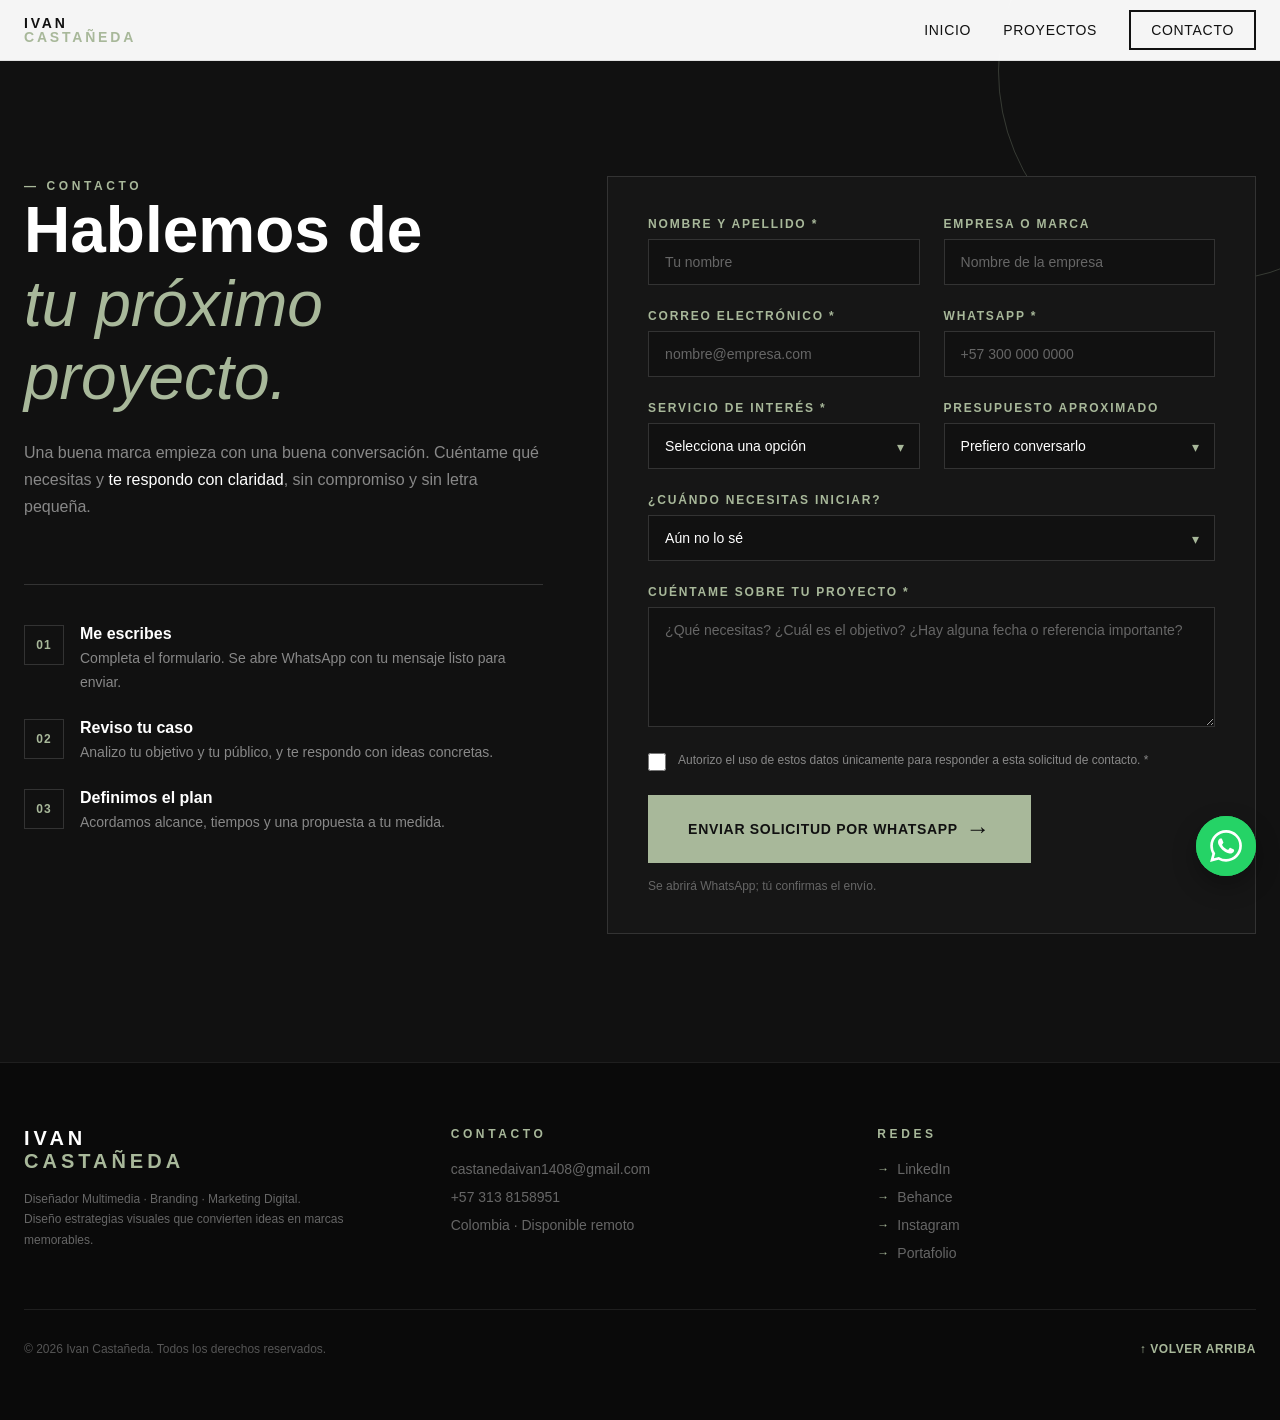
<file: contacto.html>
<!DOCTYPE html>
<html lang="es">
<head>
    <meta charset="UTF-8">
    <meta name="viewport" content="width=device-width, initial-scale=1.0">
    <meta name="description" content="Cuéntame tu proyecto: formulario de contacto de Iván Castañeda, producción multimedia y branding.">
    <title>Contacto | Iván Castañeda</title>
    <link rel="stylesheet" href="portafolio.css">
    <!-- Marca la página como "con JavaScript": el CSS solo oculta lo que va a animar si esta clase existe -->
    <script>document.documentElement.classList.add("js");</script>
    <!-- El mismo JS sirve para las 3 páginas; defer = se ejecuta cuando el HTML ya cargó -->
    <script src="portafolio.js" defer></script>
</head>
<body>
<!-- ENCABEZADO FIJO: idéntico en las 3 páginas. Solo cambia aria-current="page", que marca dónde estás -->
<header class="encabezado" id="encabezado">
  <div class="encabezado-contenedor">
    <a href="portafolio.html" class="logo">
      <span class="logo-nombre">IVAN</span>
      <span class="logo-apellido">CASTAÑEDA</span>
    </a>

    <nav aria-label="Navegación principal">
      <ul class="links-barranavegacion" id="menuNavegacion">
        <li><a href="portafolio.html">Inicio</a></li>
        <li><a href="proyectos.html">Proyectos</a></li>
        <li><a href="contacto.html" class="cta" aria-current="page">Contacto</a></li>
      </ul>
    </nav>

    <button class="menu-hamburguesa" id="botonMenu" type="button" aria-label="Abrir menú" aria-expanded="false" aria-controls="menuNavegacion">
      <span></span>
      <span></span>
      <span></span>
    </button>
  </div>
</header>

<!-- CONTACTO: reutiliza .contacto (fondo oscuro + círculo decorativo) y agrega .contacto-pagina para el espaciado.
     El contenedor es un GRID con áreas "intro", "formulario" e "informacion". -->
<section class="contacto contacto-pagina" id="contacto">
  <div class="contacto-pagina-contenedor">

    <!-- Área "intro": título y mensaje -->
    <div class="contacto-pagina-intro revelar">
      <span class="etiqueta-seccion">— Contacto</span>
      <h1 class="contacto-pagina-titulo">
        Hablemos de<br>
        <span class="contacto-pagina-titulo-acento">tu próximo proyecto.</span>
      </h1>
      <p class="contacto-pagina-texto">
        Una buena marca empieza con una buena conversación. Cuéntame qué necesitas y <strong>te respondo con claridad</strong>, sin compromiso y sin letra pequeña.
      </p>
    </div>

    <!-- FORMULARIO DE CONTACTO (se movió aquí desde el inicio): al enviarlo, portafolio.js abre WhatsApp con los datos ya escritos.
         Los campos se acomodan con CSS Grid usando grid-template-areas (ver .formulario-contacto en el CSS). -->
    <form class="formulario-contacto revelar" id="formularioContacto">

      <div class="campo campo-nombre">
        <label class="campo-etiqueta" for="nombre">Nombre y apellido *</label>
        <input class="campo-control" id="nombre" name="nombre" required placeholder="Tu nombre" autocomplete="name">
      </div>

      <div class="campo campo-empresa">
        <label class="campo-etiqueta" for="empresa">Empresa o marca</label>
        <input class="campo-control" id="empresa" name="empresa" placeholder="Nombre de la empresa" autocomplete="organization">
      </div>

      <div class="campo campo-correo">
        <label class="campo-etiqueta" for="correo">Correo electrónico *</label>
        <input class="campo-control" id="correo" name="correo" type="email" required placeholder="nombre@empresa.com" autocomplete="email">
      </div>

      <div class="campo campo-telefono">
        <label class="campo-etiqueta" for="telefono">WhatsApp *</label>
        <input class="campo-control" id="telefono" name="telefono" type="tel" required placeholder="+57 300 000 0000" autocomplete="tel">
      </div>

      <div class="campo campo-servicio campo-con-flecha">
        <label class="campo-etiqueta" for="servicio">Servicio de interés *</label>
        <select class="campo-control" id="servicio" name="servicio" required>
          <option value="">Selecciona una opción</option>
          <option>Branding y diseño gráfico</option>
          <option>Diseño web y UX/UI</option>
          <option>Producción audiovisual</option>
          <option>Fotografía comercial</option>
          <option>Contenido para redes</option>
          <option>Campañas digitales</option>
          <option>Solución integral / No estoy seguro</option>
        </select>
      </div>

      <div class="campo campo-presupuesto campo-con-flecha">
        <label class="campo-etiqueta" for="presupuesto">Presupuesto aproximado</label>
        <select class="campo-control" id="presupuesto" name="presupuesto">
          <option value="">Prefiero conversarlo</option>
          <option>Menos de $500.000 COP</option>
          <option>$500.000 – $1.000.000 COP</option>
          <option>$1.000.000 – $2.500.000 COP</option>
          <option>$2.500.000 – $5.000.000 COP</option>
          <option>Más de $5.000.000 COP</option>
        </select>
      </div>

      <div class="campo campo-inicio campo-con-flecha">
        <label class="campo-etiqueta" for="fecha">¿Cuándo necesitas iniciar?</label>
        <select class="campo-control" id="fecha" name="fecha">
          <option value="">Aún no lo sé</option>
          <option>Lo antes posible</option>
          <option>En las próximas 2 semanas</option>
          <option>En el próximo mes</option>
          <option>En 1 a 3 meses</option>
          <option>Solo estoy cotizando</option>
        </select>
      </div>

      <div class="campo campo-necesidad">
        <label class="campo-etiqueta" for="necesidad">Cuéntame sobre tu proyecto *</label>
        <textarea class="campo-control" id="necesidad" name="necesidad" rows="4" required placeholder="¿Qué necesitas? ¿Cuál es el objetivo? ¿Hay alguna fecha o referencia importante?"></textarea>
      </div>

      <div class="campo-autorizacion">
        <input type="checkbox" id="autorizacion" name="autorizacion" required>
        <label for="autorizacion">Autorizo el uso de estos datos únicamente para responder a esta solicitud de contacto. *</label>
      </div>

      <div class="formulario-acciones">
        <button class="boton-solido formulario-enviar" type="submit">Enviar solicitud por WhatsApp <span>→</span></button>
        <span class="formulario-nota">Se abrirá WhatsApp; tú confirmas el envío.</span>
      </div>

    </form>

    <!-- Área "informacion": qué pasa después + datos directos -->
    <div class="contacto-pagina-info revelar">
      <ol class="contacto-pasos">
        <li class="contacto-paso">
          <div class="contacto-paso-numero">01</div>
          <div>
            <h2 class="contacto-paso-titulo">Me escribes</h2>
            <p class="contacto-paso-texto">Completa el formulario. Se abre WhatsApp con tu mensaje listo para enviar.</p>
          </div>
        </li>
        <li class="contacto-paso">
          <div class="contacto-paso-numero">02</div>
          <div>
            <h2 class="contacto-paso-titulo">Reviso tu caso</h2>
            <p class="contacto-paso-texto">Analizo tu objetivo y tu público, y te respondo con ideas concretas.</p>
          </div>
        </li>
        <li class="contacto-paso">
          <div class="contacto-paso-numero">03</div>
          <div>
            <h2 class="contacto-paso-titulo">Definimos el plan</h2>
            <p class="contacto-paso-texto">Acordamos alcance, tiempos y una propuesta a tu medida.</p>
          </div>
        </li>
      </ol>

      <!-- <ul class="contacto-datos">
        <li>
          <p class="contacto-dato-etiqueta">Correo</p>
          <a class="contacto-dato-valor" href="mailto:castanedaivan1408@gmail.com">castanedaivan1408@gmail.com</a>
        </li>
        <li>
          <p class="contacto-dato-etiqueta">WhatsApp</p>
          <a class="contacto-dato-valor" href="https://wa.me/573232037503" target="_blank" rel="noopener">+57 323 203 7503</a>
        </li>
        <li>
          <p class="contacto-dato-etiqueta">Ubicación</p>
          <p class="contacto-dato-valor">Colombia · Disponible remoto</p>
        </li>
      </ul> -->
    </div>

  </div>
</section>

<footer class="footer">
  <div class="footer-container">

    <div class="footer-columnas">

      <div class="footer-columna">
        <div class="footer-logo">
          <div class="footer-logo-top">IVAN</div>
          <div class="footer-logo-bottom">CASTAÑEDA</div>
        </div>
        <p class="footer-descripcion">
          Diseñador Multimedia · Branding · Marketing Digital.<br>
          Diseño estrategias visuales que convierten ideas en marcas memorables.
        </p>
      </div>

      <div class="footer-columna">
        <h4 class="footer-heading">Contacto</h4>
        <ul class="footer-lista">
          <li class="footer-item">castanedaivan1408@gmail.com</li>
          <li class="footer-item">+57 313 8158951</li>
          <li class="footer-item">Colombia · Disponible remoto</li>
        </ul>
      </div>

      <div class="footer-columna">
        <h4 class="footer-heading">Redes</h4>
        <ul class="footer-lista">
          <li class="footer-item footer-item-link"><span class="footer-flecha">→</span> LinkedIn</li>
          <li class="footer-item footer-item-link"><span class="footer-flecha">→</span> Behance</li>
          <li class="footer-item footer-item-link"><span class="footer-flecha">→</span> Instagram</li>
          <li class="footer-item footer-item-link"><span class="footer-flecha">→</span> Portafolio</li>
        </ul>
      </div>

    </div>

    <div class="footer-bottom">
      <span class="footer-copy">© 2026 Ivan Castañeda. Todos los derechos reservados.</span>
      <button class="footer-volver-arriba" id="botonVolverArriba" type="button">↑ Volver arriba</button>
    </div>

  </div>
</footer>

<!-- BOTÓN FLOTANTE DE WHATSAPP: position: fixed en la esquina inferior derecha -->
<a class="whatsapp-flotante" href="https://wa.me/57 313 8158951?text=Hola%20Iv%C3%A1n%2C%20quisiera%20consultar%20sobre%20tus%20servicios%20multimedia." target="_blank" rel="noopener" aria-label="Escribir a Iván por WhatsApp">
  <span class="whatsapp-etiqueta">Escríbeme por WhatsApp</span>
  <!-- Ícono de WhatsApp en SVG: no necesita imágenes externas y toma el color del texto (currentColor) -->
  <svg viewBox="0 0 24 24" aria-hidden="true" focusable="false"><path d="M17.472 14.382c-.297-.149-1.758-.867-2.03-.967-.273-.099-.471-.148-.67.15-.197.297-.767.966-.94 1.164-.173.199-.347.223-.644.075-.297-.15-1.255-.463-2.39-1.475-.883-.788-1.48-1.761-1.653-2.059-.173-.297-.018-.458.13-.606.134-.133.298-.347.446-.52.149-.174.198-.298.298-.497.099-.198.05-.371-.025-.52-.075-.149-.669-1.612-.916-2.207-.242-.579-.487-.5-.669-.51-.173-.008-.371-.01-.57-.01-.198 0-.52.074-.792.372-.272.297-1.04 1.016-1.04 2.479 0 1.462 1.065 2.875 1.213 3.074.149.198 2.096 3.2 5.077 4.487.709.306 1.262.489 1.694.625.712.227 1.36.195 1.871.118.571-.085 1.758-.719 2.006-1.413.248-.694.248-1.289.173-1.413-.074-.124-.272-.198-.57-.347m-5.421 7.403h-.004a9.87 9.87 0 01-5.031-1.378l-.361-.214-3.741.982.998-3.648-.235-.374a9.86 9.86 0 01-1.51-5.26c.001-5.45 4.436-9.884 9.888-9.884 2.64 0 5.122 1.03 6.988 2.898a9.825 9.825 0 012.893 6.994c-.003 5.45-4.437 9.884-9.885 9.884m8.413-18.297A11.815 11.815 0 0012.05 0C5.495 0 .16 5.335.157 11.892c0 2.096.547 4.142 1.588 5.945L.057 24l6.305-1.654a11.882 11.882 0 005.683 1.448h.005c6.554 0 11.89-5.335 11.893-11.893a11.821 11.821 0 00-3.48-8.413Z"/></svg>
</a>

<!-- AVISO: confirma que se abrió WhatsApp (role="status" hace que los lectores de pantalla lo anuncien) -->
<div class="aviso-flotante" id="avisoFlotante" role="status" aria-live="polite"></div>

</body>
</html>
</file>
<file: portafolio.css>
* {
  margin: 0;
  padding: 0;
  box-sizing: border-box;
}

body {
  font-family: sans-serif;
}

/* =====================================================================
   ENCABEZADO FIJO (reemplaza al antiguo .header)
   ===================================================================== */

html {
  scroll-behavior: smooth;   /* al pulsar un enlace interno (#servicios) la página se desliza suave en vez de saltar */
  scroll-padding-top: 80px;  /* deja 80px libres arriba al llegar a una sección, para que el encabezado fijo no la tape */
}

.encabezado {
  position: fixed;                        /* lo saca del flujo normal y lo pega a la ventana: NO se mueve al hacer scroll (header estático) */
  top: 0;                                 /* pegado al borde superior de la ventana */
  left: 0;                                /* pegado al borde izquierdo */
  width: 100%;                            /* ocupa todo el ancho (al ser fixed ya no se estira solo) */
  z-index: 1000;                          /* capa alta: siempre por encima del contenido de las secciones */
  background-color: rgba(255, 255, 255, 0.96); /* blanco casi opaco para que el texto que pasa por debajo no estorbe */
  backdrop-filter: blur(8px);             /* desenfoca lo que queda detrás del encabezado (efecto vidrio) */
  border-bottom: 1px solid #E0E0E0;       /* línea fina gris que lo separa del contenido */
  transition: box-shadow 0.3s ease;       /* la sombra aparece de forma suave, no de golpe */
}

.encabezado.con-sombra {
  box-shadow: 0 6px 24px rgba(0, 0, 0, 0.08); /* sombra suave; JS agrega esta clase cuando bajas más de 10px */
}

.encabezado-contenedor {
  position: relative;        /* será el "punto de referencia" del menú desplegable, que usa position: absolute */
  max-width: 1280px;         /* mismo ancho máximo que el resto del sitio */
  margin: 0 auto;            /* centrado horizontal */
  padding: 16px 24px;        /* aire interno: 16px arriba/abajo, 24px a los lados */
  display: flex;             /* FLEXBOX: pone logo, menú y hamburguesa en una fila */
  align-items: center;       /* los centra verticalmente */
  justify-content: space-between; /* logo a la izquierda, menú a la derecha, espacio en medio */
}

.logo {
  display: flex;
  flex-direction: column;
  line-height: 1;
  text-decoration: none;
}

.logo-nombre,
.logo-apellido {
  font-size: 14px;
  font-weight: 800;
  letter-spacing: 0.2em;
  text-transform: uppercase;
}

.logo-nombre {
  color: #111111;
}

.logo-apellido {
  color: #A8B89A;
}


.links-barranavegacion {
  display: flex;
  gap: 32px;
  align-items: center;
  list-style: none;
}

.links-barranavegacion a {
  font-size: 14px;
  font-weight: 500;
  letter-spacing: 0.05em;
  text-transform: uppercase;
  text-decoration: none;
  color: #111111;
  transition: color 0.2s ease;
}

.links-barranavegacion a:hover {
  color: #A8B89A;
}


.cta {
  font-weight: 600;
  letter-spacing: 0.1em;
  padding: 10px 20px;
  border: 2px solid #111111;
  background: transparent;
  transition: all 0.2s ease;
}

.cta:hover {
  background-color: #111111;
  color: #ffffff;
}


.menu-hamburguesa {
  display: none;
  flex-direction: column;
  gap: 6px;
  padding: 8px;
  background: none;
  border: none;
  cursor: pointer;
}

.menu-hamburguesa span {
  display: block;
  width: 24px;
  height: 2px;
  background-color: #111111;
  transition: all 0.2s ease;
}


/* =====================================================================
   MENÚ RESPONSIVE (pantallas de 768px o menos): se despliega con la hamburguesa
   ===================================================================== */
@media (max-width: 768px) {

  .menu-hamburguesa {
    display: flex;              /* en móvil sí se muestra el botón de tres rayas */
  }

  .links-barranavegacion {
    position: absolute;         /* el menú "flota" sin empujar el contenido de abajo */
    top: 100%;                  /* empieza justo donde termina .encabezado-contenedor (su referencia relative) */
    left: 0;                    /* pegado al borde izquierdo de esa referencia */
    width: 100%;                /* ocupa todo el ancho de la pantalla */
    flex-direction: column;     /* FLEXBOX: los enlaces pasan de fila a columna */
    align-items: stretch;       /* cada <li> se estira a todo el ancho */
    gap: 0;                     /* quita los 32px de separación del escritorio; el espacio lo dan los enlaces */
    background-color: #ffffff;  /* fondo sólido para que se lea sobre el contenido */
    max-height: 0;              /* CERRADO: altura cero... */
    overflow: hidden;           /* ...y lo que no cabe se oculta */
    opacity: 0;                 /* invisible */
    visibility: hidden;         /* además no se puede enfocar con el teclado mientras está cerrado */
    transition: max-height 0.4s ease, opacity 0.3s ease, visibility 0.3s ease; /* animación de apertura/cierre */
  }

  .links-barranavegacion.abierto {
    max-height: 480px;          /* ABIERTO: altura suficiente para todos los enlaces (se anima de 0 a 480) */
    opacity: 1;                 /* visible */
    visibility: visible;        /* se puede enfocar y pulsar */
    border-bottom: 1px solid #E0E0E0; /* línea inferior solo cuando está abierto */
    box-shadow: 0 16px 24px rgba(0, 0, 0, 0.08); /* sombra para separarlo del contenido */
  }

  .links-barranavegacion li a {
    display: block;             /* el enlace ocupa toda la fila, así es fácil pulsarlo con el dedo */
    padding: 16px 24px;         /* área táctil cómoda */
  }

  .links-barranavegacion a.cta {
    margin: 12px 24px 24px;     /* el botón "Trabajemos" se separa de los bordes */
    text-align: center;         /* texto centrado dentro del botón */
    padding: 14px 20px;         /* mismo padding del botón original, un poco más alto */
  }

  /* Animación de la hamburguesa: las 3 rayas se convierten en una X cuando el menú está abierto */
  .menu-hamburguesa.abierto span:nth-child(1) {
    transform: translateY(8px) rotate(45deg);   /* la raya de arriba baja 8px (6px de gap + 2px de alto) y gira */
  }
  .menu-hamburguesa.abierto span:nth-child(2) {
    opacity: 0;                                 /* la raya del medio desaparece */
  }
  .menu-hamburguesa.abierto span:nth-child(3) {
    transform: translateY(-8px) rotate(-45deg); /* la de abajo sube 8px y gira al lado contrario: forma la X */
  }
}



.hero {
  min-height: 100vh;
  display: flex;
  flex-direction: column;
  justify-content: center;
  align-items: center;
  background-color: #ffffff;
  padding-top: 80px;
  padding-bottom: 40px;
}

.hero-contenedor {
  max-width: 1280px;
  width: 100%;
  margin: 0 auto;
  padding: 64px 24px;
  display: flex;
  flex-wrap: wrap;
  gap: 64px;
  align-items: center;
  justify-content: center;
}


.hero-texto {
  flex: 1 1 480px;
  max-width: 600px;
  display: flex;
  flex-direction: column;
}


.etiqueta {
  display: inline-flex;
  align-items: center;
  gap: 8px;
  margin-bottom: 32px;
  padding: 8px 16px;
  border: 1px solid #A8B89A;
  background-color: rgba(168, 184, 154, 0.1);
  width: fit-content;
}

.etiqueta-Disponible-para-proyectos {
  width: 8px;
  height: 8px;
  border-radius: 50%;
  background-color: #A8B89A;
}

.etiqueta-Disponible-para-proyectos-insignia {
  font-size: 12px;
  font-weight: 600;
  letter-spacing: 0.25em;
  text-transform: uppercase;
  color: #A8B89A;
}


.hero-titulo-diseño {
  font-size: clamp(3.2rem, 8vw, 6.5rem);
  font-weight: 800;
  color: #111111;
  line-height: 1;
  margin-bottom: 24px;
}

.hero-titulo-que {
  font-style: italic;
  font-weight: 300;
  font-size: clamp(3.2rem, 8vw, 6.5rem);
}

.hero-titulo-convierte {
  color: #A8B89A;
  font-size: clamp(3.2rem, 8vw, 6.5rem);
}


.hero-texto1 {
  font-size: 18px;
  color: #555555;
  line-height: 1.7;
  margin-bottom: 40px;
  max-width: 420px;
}

.hero-texto1-strong {
  color: #111111;
  font-weight: 600;
}


.hero-botones {
  display: flex;
  flex-wrap: wrap;
  gap: 16px;
  margin-bottom: 48px;
}

.boton {
  display: inline-flex;
  align-items: center;
  gap: 8px;
  padding: 16px 32px;
  font-size: 14px;
  font-weight: 600;
  letter-spacing: 0.05em;
  text-transform: uppercase;
  text-decoration: none;
  transition: all 0.3s ease;
}

.boton-Trabajemos-juntos {
  background-color: #111111;
  color: #ffffff;
}

.boton-Trabajemos-juntos:hover {
  background-color: #A8B89A;
  color: #111111;
}

.boton-Ver-Portafolio {
  border: 2px solid #111111;
  color: #111111;
}

.boton-Ver-Portafolio:hover {
  background-color: #111111;
  color: #ffffff;
}


.hero-Estadisticas {
  display: flex;
  gap: 40px;
  padding-top: 32px;
  border-top: 1px solid #E0E0E0;
}

.Estadisticas-numero {
  font-size: 24px;
  font-weight: 800;
  color: #111111;
}

.Estadisticas-texto {
  font-size: 12px;
  color: #888888;
  letter-spacing: 0.05em;
}


.hero-foto {
  flex: 1 1 340px;
  display: flex;
  justify-content: center;
  align-items: center;
}

.cinta-foto {
  display: flex;
  flex-direction: column;
  align-items: center;
  transform: rotate(2deg);
}

.cinta-foto-decoracion {
  width: 80px;
  height: 20px;
  background-color: #A8B89A;
  opacity: 0.75;
  transform: rotate(-2deg);
  margin-bottom: -10px;
  z-index: 1;
}

.cinta-foto-marco {
  display: flex;
  flex-direction: column;
  align-items: center;
  background-color: #ffffff;
  padding: 14px 14px 32px;
  border: 1px solid #E8E8E8;
  box-shadow: 0 20px 40px rgba(0, 0, 0, 0.2);
}

.cinta-foto-imagen {
  width: 280px;
  height: 340px;
  overflow: hidden;
  background-color: #cccccc;
}

.cinta-foto-imagen img {
  width: 100%;
  height: 100%;
  object-fit: cover;
  filter: grayscale(100%);
}

.cinta-foto-pie-de-foto {
  margin-top: 12px;
  font-size: 14px;
  font-weight: 600;
  letter-spacing: 0.15em;
  text-transform: uppercase;
  color: #111111;
}


.scroll-indicador {
  display: flex;
  flex-direction: column;
  align-items: center;
  gap: 8px;
  opacity: 0.6;
  margin-top: 40px;
}

.scroll-indicador span:first-child {
  font-size: 12px;
  letter-spacing: 0.3em;
  text-transform: uppercase;
  color: #888888;
}

.scroll-flecha {
  width: 1px;
  height: 48px;
  background: linear-gradient(to bottom, #111111, transparent);
  animation: pulse 1.8s ease-in-out infinite;
} 
 
.scroll-indicador span:last-child {
  font-size: 18px;
  color: #111111;
} 



@media (max-width: 768px) {
  .hero-contenedor {
    flex-direction: column;
    text-align: center;
    padding: 40px 24px;
  }

  .hero-texto {
    align-items: center;
  }

  .hero-botones {
    justify-content: center;
  }

  .hero-Estadisticas {
    justify-content: center;
  }
}


.sobre-mi {
  padding: 112px 0;
  background-color: #F3F3F3;
}

.sobre-mi-contenedor {
  max-width: 1280px;
  margin: 0 auto;
  padding: 0 24px;
  display: flex;
  flex-wrap: wrap;
  gap: 64px;
  align-items: center;
  justify-content: center;
}


.sobre-mi-imagen {
  flex: 1 1 400px;
  display: flex;
  align-items: center;
  gap: 24px;
}

.sobre-mi-imagen-contenedor {
  display: flex;
  flex-direction: column;
  align-items: flex-start;
  width: fit-content;
}


.cuadrado-con-borde {
  width: 48px;
  height: 48px;
  border: 2px solid #111111;
  margin-left: -20px;
  margin-bottom: -140px;
  align-self: flex-start;
}


.marco-imagen {
  width: 100%;
  max-width: 380px;
  aspect-ratio: 4 / 5;
  background-color: #111111;
  overflow: hidden;
}

.marco-imagen img {
  width: 100%;
  height: 100%;
  object-fit: cover;
  opacity: 0.8;
  filter: grayscale(100%);
}


.cuadrado-verde {
  width: 96px;
  height: 96px;
  background-color: #A8B89A;
  align-self: flex-end;
  margin-top: -30px;
  margin-right: -20px;
}


.texto-vertical {
  display: flex;
  align-items: center;
  writing-mode: vertical-rl;
  transform: rotate(180deg);
}

.texto-vertical span {
  font-size: 12px;
  font-weight: 700;
  letter-spacing: 0.4em;
  text-transform: uppercase;
  color: #A8B89A;
  white-space: nowrap;
}


.sobre-mi-texto {
  flex: 1 1 480px;
  max-width: 600px;
  display: flex;
  flex-direction: column;
}

.linea-sobre-mi {
  font-size: 12px;
  font-weight: 700;
  letter-spacing: 0.3em;
  text-transform: uppercase;
  color: #A8B89A;
  margin-bottom: 12px;
}

.titulo-sobre-mi {
  font-size: clamp(2.2rem, 5vw, 3.8rem);
  font-weight: 800;
  color: #111111;
  line-height: 1.2;
  margin-bottom: 24px;
}

.titulo-sobre-mi-italic {
  font-style: italic;
  font-weight: 300;
  font-size: clamp(2.2rem, 5vw, 3.8rem);
  color: #A8B89A;
}

.sobre-mi-descripcion {
  font-size: 16px;
  color: #555555;
  line-height: 1.7;
  margin-bottom: 24px;
}

.sobre-mi-descripcion:first-of-type {
  margin-bottom: 40px;
}

.sobre-mi-descripcion strong {
  color: #111111;
  font-weight: 600;
}

.sobre-mi-link {
  display: inline-flex;
  align-items: center;
  gap: 8px;
  width: fit-content;
  font-size: 14px;
  font-weight: 700;
  letter-spacing: 0.05em;
  text-transform: uppercase;
  text-decoration: none;
  color: #111111;
  border-bottom: 2px solid #A8B89A;
  padding-bottom: 4px;
  transition: color 0.2s ease;
}

.sobre-mi-link:hover {
  color: #A8B89A;
}


@media (max-width: 900px) {
  .sobre-mi-contenedor {
    flex-direction: column;
    text-align: center;
  }

  .sobre-mi-imagen-contenedor {
    flex-direction: column;
    justify-content: center;
  }

  .texto-vertical {
    writing-mode: vertical-rl;
    transform: none;
    margin-top: 32px;
  }

  .sobre-mi-texto {
    align-items: center;
  }

  .sobre-mi-link {
    margin: 0 auto;
  }
}

.servicios {
  padding: 112px 0;
  background-color: #ffffff;
}

.servicios-container {
  max-width: 1280px;
  margin: 0 auto;
  padding: 0 24px;
  display: flex;
  flex-direction: column;
}


.servicios-header {
  display: flex;
  flex-wrap: wrap;
  align-items: flex-end;
  justify-content: space-between;
  gap: 24px;
  margin-bottom: 64px;
}

.servicios-heading {
  display: flex;
  flex-direction: column;
}

.seccion-servicios {
  font-size: 12px;
  font-weight: 700;
  letter-spacing: 0.3em;
  text-transform: uppercase;
  color: #A8B89A;
  margin-bottom: 12px;
}

.titulo-secciion-servicios {
  font-size: clamp(2rem, 5vw, 3.5rem);
  font-weight: 800;
  color: #111111;
  line-height: 1.2;
}

.titulo-secciion-servicios-italic {
  font-style: italic;
  font-weight: 300;
  color: #A8B89A;
  font-size: clamp(2rem, 5vw, 3.5rem);
}

.boton-cta {
  display: inline-flex;
  align-items: center;
  gap: 8px;
  font-size: 14px;
  font-weight: 700;
  letter-spacing: 0.05em;
  text-transform: uppercase;
  text-decoration: none;
  padding: 12px 24px;
  background-color: #A8B89A;
  color: #111111;
  transition: all 0.3s ease;
  width: fit-content;
}

.boton-cta:hover {
  background-color: #111111;
  color: #ffffff;
}


.servicios-caja {
  display: flex;
  flex-wrap: wrap;
  background-color: #ffffff;
  border-top: 1px solid #E0E0E0;
  border-left: 1px solid #E0E0E0;
}

.servicios-box1 {
  flex: 1 1 320px;
  display: flex;
  flex-direction: column;
  padding: 32px;
  background-color: #ffffff;
  border-right: 1px solid #E0E0E0;
  border-bottom: 1px solid #E0E0E0;
  transition: background-color 0.3s ease;
  cursor: default;
}

.servicios-box1:hover {
  background-color: #111111;
}

.servicios-icono {
  font-size: 28px;
  margin-bottom: 20px;
}

.servicios-titulo {
  font-size: 18px;
  font-weight: 700;
  color: #111111;
  margin-bottom: 12px;
  transition: color 0.3s ease;
}

.servicios-box1:hover .servicios-titulo {
  color: #ffffff;
}

.servicios-parrafo {
  font-size: 14px;
  color: #666666;
  line-height: 1.7;
  margin-bottom: 16px;
  transition: color 0.3s ease;
}

.servicios-box1:hover .servicios-parrafo {
  color: #cccccc;
}

.servicios-frase {
  font-size: 12px;
  font-weight: 700;
  letter-spacing: 0.05em;
  text-transform: uppercase;
  color: #A8B89A;
  font-style: italic;
  margin-top: auto;
}


@media (max-width: 768px) {
  .servicios-header {
    flex-direction: column;
    align-items: flex-start;
  }
}

.herramientas {
  padding: 80px 0;
  background-color: #111111;
  overflow: hidden;
}


.herramientas-header {
  max-width: 1280px;
  margin: 0 auto;
  padding: 0 24px;
  margin-bottom: 40px;
  display: flex;
  flex-direction: column;
}

.herramientas-heading-fila {
  display: flex;
  align-items: center;
  gap: 16px;
}

.seccion-herramientas {
  font-size: 12px;
  font-weight: 700;
  letter-spacing: 0.3em;
  text-transform: uppercase;
  color: #A8B89A;
  white-space: nowrap;
}

.linea {
  height: 1px;
  flex: 1;
  background-color: #333333;
}

.titulo-seccion-herramientas{
  margin-top: 16px;
  font-size: clamp(1.8rem, 4vw, 3rem);
  font-weight: 800;
  color: #ffffff;
  line-height: 1.2;
}


.seccion-herramientas-lista {
  display: flex;
  flex-wrap: wrap;
  justify-content: center;
  gap: 24px;
  padding: 0 24px;
}

.herramienta {
  display: flex;
  flex-direction: column;
  align-items: center;
  gap: 8px;
  cursor: default;
}

.herramienta-icono {
  width: 56px;
  height: 56px;
  display: flex;
  align-items: center;
  justify-content: center;
  font-size: 18px;
  font-weight: 800;
  transition: all 0.3s ease;
}

.herramienta:hover .herramienta-icono {
  transform: scale(1.1);
  box-shadow: 0 8px 20px rgba(0, 0, 0, 0.4);
}

.herramienta-nombre {
  font-size: 12px;
  color: #888888;
  letter-spacing: 0.05em;
  transition: color 0.2s ease;
}

.herramienta:hover .herramienta-nombre {
  color: #cccccc;
}

.proceso {
  padding: 112px 0;
  background-color: #F3F3F3;
}

.proceso-container {
  max-width: 1280px;
  margin: 0 auto;
  padding: 0 24px;
  display: flex;
  flex-direction: column;
}


.proceso-header {
  display: flex;
  flex-direction: column;
  margin-bottom: 64px;
}

.seccion-proceso {
  font-size: 12px;
  font-weight: 700;
  letter-spacing: 0.3em;
  text-transform: uppercase;
  color: #A8B89A;
  margin-bottom: 12px;
}

.proceso-titulo {
  font-size: clamp(2rem, 5vw, 3.5rem);
  font-weight: 800;
  color: #111111;
  line-height: 1.2;
}

.proceso-titulo-italic {
  font-style: italic;
  font-weight: 300;
  color: #A8B89A;
  font-size: clamp(2rem, 5vw, 3.5rem);
}


.proceso-lista {
  display: flex;
  flex-direction: column;
}

.pasos-de-proceso {
  display: flex;
  flex-wrap: wrap;
  align-items: flex-start;
  gap: 32px;
  padding: 32px 0;
  border-bottom: 1px solid #D0D0D0;
  transition: background-color 0.3s ease;
}

.pasos-de-proceso.last-step {
  border-bottom: none;
}

.pasos-de-proceso:hover {
  background-color: rgba(0, 0, 0, 0.02);
}


.proceso-numero {
  flex-shrink: 0;
  width: 64px;
  height: 64px;
  display: flex;
  align-items: center;
  justify-content: center;
  border: 2px solid #111111;
  background-color: #F3F3F3;
  transition: all 0.3s ease;
}

.pasos-de-proceso:hover .proceso-numero-box {
  background-color: #111111;
}

.proceso-numero {
  font-size: 12px;
  font-weight: 800;
  letter-spacing: 0.1em;
  color: #111111;
  transition: color 0.3s ease;
}

.pasos-de-proceso:hover .proceso-numero {
  color: #A8B89A;
}


.seccion-proceso-contenido {
  flex: 1 1 400px;
  padding-top: 16px;
}

.seccion-proceso-titulo {
  font-size: 20px;
  font-weight: 700;
  color: #111111;
  margin-bottom: 8px;
  transition: color 0.3s ease;
}

.pasos-de-proceso:hover .seccion-proceso-titulo {
  color: #A8B89A;
}

.seccion-proceso-descripcion {
  font-size: 14px;
  color: #666666;
  line-height: 1.7;
  max-width: 520px;
}


.flecha {
  padding-top: 24px;
  opacity: 0.3;
  display: none;
}

span {
  font-size: 24px;
  color: #111111;
}


@media (min-width: 1024px) {
  .flecha {
    display: block;
  }
}

@media (max-width: 600px) {
  .pasos-de-proceso {
    gap: 16px;
  }

  .seccion-proceso-contenido {
    padding-top: 0;
  }
}



.seccion-por-que {
  padding: 112px 0;
  background-color: #111111;
  
}

.seccion-por-que-container {
  max-width: 1280px;
  margin: 0 auto;
  padding: 0 24px;
  display: flex;
  flex-wrap: wrap;
  gap: 64px;
  align-items: center;
  justify-content: center;
}


.seccion-por-que-texto-columna {
  flex: 1 1 480px;
  max-width: 600px;
  display: flex;
  flex-direction: column;
  
}

.seccion-por-que-texto-titulo {
  font-family: var(--font-display);
  font-size: 12px;
  font-weight: 700;
  letter-spacing: 0.3em;
  text-transform: uppercase;
  color: #A8B89A;
  margin-bottom: 12px;
  
}

.seccion-por-que-titulo {
  font-family: var(--font-display);
  font-size: clamp(2rem, 5vw, 3.5rem);
  font-weight: 800;
  color: #ffffff;
  line-height: 1.2;
  margin-bottom: 24px;
}

.seccion-por-que-titulo-1 {
  color: #A8B89A;
  font-style: italic;
  font-weight: 300;
  font-size: clamp(2rem, 5vw, 3.5rem);
}

.seccion-por-que-descripcion {
  font-size: 16px;
  color: #888888;
  line-height: 1.7;
  margin-bottom: 40px;
}

.seccion-por-que-descripcion strong {
  color: #ffffff;
  font-weight: 500;
}

.seccion-por-que-boton-cta {
  display: inline-flex;
  align-items: center;
  gap: 8px;
  width: fit-content;
  padding: 16px 32px;
  background-color: #A8B89A;
  color: #111111;
  font-family: var(--font-display);
  font-weight: 700;
  letter-spacing: 0.05em;
  font-size: 14px;
  text-transform: uppercase;
  text-decoration: none;
  transition: background-color 0.3s ease;
}

.seccion-por-que-boton-cta:hover {
  background-color: #ffffff;
}


.lista-de-habilidades {
  flex: 1 1 480px;
  display: flex;
  flex-wrap: wrap;
  gap: 12px;
}

.habilidad-cuadro {
  display: flex;
  align-items: center;
  gap: 8px;
  padding: 10px 16px;
  border: 1px solid #333333;
  cursor: default;
  transition: border-color 0.2s ease, background-color 0.2s ease;
}

.habilidad-cuadro:hover {
  border-color: #A8B89A;
  background-color: rgba(168, 184, 154, 0.1);
}

.habilidad-check {
  color: #A8B89A;
  font-size: 14px;
}

.habilidad-nombre {
  font-family: var(--font-display);
  font-size: 14px;
  font-weight: 500;
  color: #cccccc;
  transition: color 0.2s ease;
}

.habilidad-cuadro:hover .habilidad-nombre {
  color: #ffffff;
}


@media (max-width: 900px) {
  .seccion-por-que-container {
    text-align: center;
  }

  .seccion-por-que-texto-columna {
    align-items: center;
  }

  .seccion-por-que-boton-cta {
    margin: 0 auto;
  }

  .lista-de-habilidades {
    justify-content: center;
  }
}



.testimonios {
  padding: 112px 0;
  background-color: #ffffff;
}

.testimonios-container {
  max-width: 1280px;
  margin: 0 auto;
  padding: 0 24px;
  display: flex;
  flex-direction: column;
}


.testimonios-header {
  display: flex;
  flex-direction: column;
  margin-bottom: 64px;
}

.seccion-testimonios {
  font-family: var(--font-display);
  font-size: 12px;
  font-weight: 700;
  letter-spacing: 0.3em;
  text-transform: uppercase;
  color: #A8B89A;
  margin-bottom: 12px;
}

.seccion-testimonios-titulo {
  font-family: var(--font-display);
  font-size: clamp(2rem, 5vw, 3.5rem);
  font-weight: 800;
  color: #111111;
  line-height: 1.2;
}

.seccion-testimonios-titulo-italic {
  font-style: italic;
  font-weight: 300;
  color: #A8B89A;
  font-size: clamp(2rem, 5vw, 3.5rem);
}


.seccion-testimonios-tarjetas {
  display: flex;
  flex-wrap: wrap;
  gap: 24px;
}

.seccion-testimonios-box {
  flex: 1 1 320px;
  display: flex;
  flex-direction: column;
  padding: 32px;
  border: 1px solid #E0E0E0;
  cursor: default;
  transition: border-color 0.3s ease, box-shadow 0.3s ease;
}

.seccion-testimonios-box:hover {
  border-color: #A8B89A;
  box-shadow: 0 10px 30px rgba(0, 0, 0, 0.1);
}


.seccion-testimonios-estrellas {
  display: flex;
  gap: 4px;
  margin-bottom: 20px;
}

.seccion-testimonios-estrellas span {
  color: #A8B89A;
  font-size: 14px;
}


.seccion-testimonios-texto {
  font-size: 14px;
  color: #555555;
  line-height: 1.7;
  font-style: italic;
  margin-bottom: 24px;
}


.seccion-testimonios-texto-cliente {
  display: flex;
  align-items: center;
  gap: 12px;
  padding-top: 16px;
  border-top: 1px solid #E0E0E0;
  margin-top: auto;
}

.seccion-testimonios-cliente-foto {
  width: 40px;
  height: 40px;
  object-fit: cover;
  filter: grayscale(100%);
}

.seccion-testimonios-cliente-info {
  display: flex;
  flex-direction: column;
}

.seccion-testimonios-cliente-nombre {
  font-family: var(--font-display);
  font-size: 14px;
  font-weight: 700;
  color: #111111;
}

.seccion-testimonios-cliente-rol {
  font-size: 12px;
  color: #888888;
}



.contacto {
  position: relative;   /* referencia para el círculo decorativo (position: absolute) */
  overflow: hidden;     /* recorta la parte del círculo que sale de la sección */
  padding: 128px 0;
  background-color: #111111;
}

.contacto-container {
  position: relative;   /* necesario para que z-index funcione */
  z-index: 1;           /* el contenido queda por encima del círculo decorativo */
  max-width: 800px;
  margin: 0 auto;
  padding: 0 24px;
  display: flex;
  flex-direction: column;
  align-items: center;
  text-align: center;
}



.contacto-titulo {
  font-family: var(--font-display);
  font-size: clamp(2.5rem, 7vw, 5.5rem);
  font-weight: 800;
  color: #ffffff;
  line-height: 1.2;
  margin-bottom: 24px;
}

.contacto-titulo-acento {
  color: #A8B89A;
  font-style: italic;
  font-weight: 300;
  font-size: clamp(2.5rem, 7vw, 5.5rem);
}


.contacto-descripcion {
  font-size: 16px;
  color: #888888;
  line-height: 1.7;
  max-width: 560px;
  margin-bottom: 48px;
  
}


.contacto-boton {
  display: flex;
  flex-wrap: wrap;
  gap: 16px;
  justify-content: center;
}

.boton-solido,
.boton2 {
  display: inline-flex;
  align-items: center;
  justify-content: center;
  gap: 8px;
  padding: 20px 40px;
  font-family: var(--font-display);
  font-weight: 700;
  letter-spacing: 0.05em;
  font-size: 14px;
  text-transform: uppercase;
  text-decoration: none;
  transition: all 0.3s ease;
}

.boton-solido {
  background-color: #A8B89A;
  color: #111111;
}

.boton-solido:hover {
  background-color: #ffffff;
}

.boton2 {
  border: 1px solid #444444;
  color: #ffffff;
  font-weight: 600;
}

.boton2:hover {
  border-color: #A8B89A;
  color: #A8B89A;
}


@media (max-width: 500px) {
  .contacto-boton {
    flex-direction: column;
    width: 100%;
  }

  .boton-solido,
  .boton2 {
    width: 100%;
  }
}



.footer {
  background-color: #0a0a0a;
  border-top: 1px solid #1f1f1f;
  padding: 64px 0;
}

.footer-container {
  max-width: 1280px;
  margin: 0 auto;
  padding: 0 24px;
  display: flex;
  flex-direction: column;
}


.footer-columnas {
  display: flex;
  flex-wrap: wrap;
  gap: 48px;
  margin-bottom: 48px;
}

.footer-columna {
  flex: 1 1 240px;
  display: flex;
  flex-direction: column;
}


.footer-logo {
  display: flex;
  flex-direction: column;
  font-family: var(--font-display);
  margin-bottom: 16px;
}

.footer-logo-top {
  font-size: 20px;
  font-weight: 800;
  letter-spacing: 0.2em;
  text-transform: uppercase;
  color: #ffffff;
}

.footer-logo-bottom {
  font-size: 20px;
  font-weight: 800;
  letter-spacing: 0.2em;
  text-transform: uppercase;
  color: #A8B89A;
}

.footer-descripcion {
  font-size: 12px;
  color: #666666;
  line-height: 1.7;
  max-width: 320px;
}


.footer-heading {
  font-family: var(--font-display);
  font-size: 12px;
  font-weight: 700;
  letter-spacing: 0.3em;
  text-transform: uppercase;
  color: #A8B89A;
  margin-bottom: 20px;
}


.footer-lista {
  display: flex;
  flex-direction: column;
  gap: 12px;
  list-style: none;
}

.footer-item {
  font-size: 14px;
  color: #666666;
  cursor: pointer;
  transition: color 0.2s ease;
}

.footer-item:hover {
  color: #A8B89A;
}

.footer-item-link {
  display: flex;
  align-items: center;
  gap: 8px;
}

.footer-flecha {
  color: #A8B89A;
  font-size: 12px;
}


.footer-bottom {
  display: flex;
  flex-wrap: wrap;
  align-items: center;
  justify-content: space-between;
  gap: 16px;
  padding-top: 32px;
  border-top: 1px solid #1f1f1f;
}

.footer-copy {
  font-size: 12px;
  color: #555555;
}

.footer-volver-arriba {
  display: flex;
  align-items: center;
  gap: 8px;
  background: none;
  border: none;
  font-family: var(--font-display);
  font-size: 12px;
  font-weight: 700;
  letter-spacing: 0.05em;
  text-transform: uppercase;
  color: #A8B89A;
  cursor: pointer;
  transition: color 0.2s ease;
}

.footer-volver-arriba:hover {
  color: #ffffff;
}


@media (max-width: 600px) {
  .footer-bottom {
    flex-direction: column;
    align-items: flex-start;
  }
}

/* =====================================================================
   ANIMACIONES DE LAS SECCIONES (aparecen al hacer scroll)
   JS agrega la clase .visible cuando el elemento entra en pantalla.
   La clase .js la pone un mini-script en el <head>: si JavaScript falla,
   el contenido NO queda oculto.
   ===================================================================== */

.js .revelar {
  opacity: 0;                 /* antes de aparecer, el elemento está invisible */
}

.js .revelar.visible {
  animation: aparecerDesdeAbajo 0.8s ease forwards; /* nombre, duración 0.8s, suavizado y "forwards" = se queda en el estado final */
  animation-delay: var(--retraso, 0s);              /* espera opcional (por defecto 0s) para escalonar tarjetas */
}

.js .revelar-izquierda.visible {
  animation-name: aparecerDesdeIzquierda;           /* misma animación pero entrando desde la izquierda */
}

.js .revelar-derecha.visible {
  animation-name: aparecerDesdeDerecha;             /* entrando desde la derecha */
}

@keyframes aparecerDesdeAbajo {
  from { opacity: 0; transform: translateY(40px); } /* inicio: invisible y 40px más abajo */
  to   { opacity: 1; transform: none; }             /* final: visible y en su sitio */
}

@keyframes aparecerDesdeIzquierda {
  from { opacity: 0; transform: translateX(-40px); }
  to   { opacity: 1; transform: none; }
}

@keyframes aparecerDesdeDerecha {
  from { opacity: 0; transform: translateX(40px); }
  to   { opacity: 1; transform: none; }
}

/* Escalonado: cada hermano espera un poco más que el anterior (efecto cascada) */
.revelar:nth-child(2) { --retraso: 0.1s; }  /* el 2.º elemento espera 0.1s */
.revelar:nth-child(3) { --retraso: 0.2s; }
.revelar:nth-child(4) { --retraso: 0.3s; }
.revelar:nth-child(5) { --retraso: 0.4s; }
.revelar:nth-child(6) { --retraso: 0.5s; }
.revelar:nth-child(7) { --retraso: 0.6s; }
.revelar:nth-child(8) { --retraso: 0.7s; }
.proceso-lista .revelar { --retraso: 0s; }  /* los pasos del proceso van uno debajo de otro: no necesitan cascada */

/* Evita una barra de scroll horizontal mientras los elementos entran de lado */
.sobre-mi,
.seccion-por-que {
  overflow-x: clip;
}

/* El indicador de scroll ya pedía la animación "pulse" pero nunca se había definido */
@keyframes pulse {
  0%, 100% { opacity: 0.3; }  /* la línea se atenúa... */
  50%      { opacity: 1; }    /* ...y se ilumina, en bucle */
}

/* =====================================================================
   SECCIÓN CONTACTO: decoración con position absolute
   ===================================================================== */

.contacto::before {
  content: "";                                 /* pseudo-elemento vacío: solo sirve para dibujar un círculo */
  position: absolute;                          /* se coloca respecto a .contacto (que ahora es position: relative) */
  top: -140px;                                 /* sale 140px por arriba */
  right: -140px;                               /* y 140px por la derecha: solo se ve parte del círculo */
  width: 420px;                                /* tamaño del círculo */
  height: 420px;
  border: 1px solid rgba(168, 184, 154, 0.25); /* contorno verde salvia muy suave */
  border-radius: 50%;                          /* 50% convierte el cuadrado en círculo */
  pointer-events: none;                        /* el círculo no bloquea clics */
}

/* =====================================================================
   FORMULARIO DE CONTACTO (CSS Grid + grid-template-areas)
   ===================================================================== */

.formulario-contacto {
  width: 100%;                       /* usa todo el ancho disponible del contenedor (800px máx.) */
  margin-top: 64px;                  /* separación respecto a los botones de arriba */
  padding: 40px;                     /* aire interno de la tarjeta */
  text-align: left;                  /* el contenedor centra el texto; aquí lo volvemos a alinear a la izquierda */
  background-color: #161616;         /* gris apenas más claro que el fondo #111111 para destacar la tarjeta */
  border: 1px solid #333333;         /* mismo gris de bordes que usa la sección Herramientas */
  display: grid;                     /* GRID: acomoda los campos en filas y columnas */
  grid-template-columns: 1fr 1fr;    /* dos columnas iguales */
  grid-template-areas:               /* "mapa" del formulario: cada palabra es un área con nombre */
    "nombre        empresa"
    "correo        telefono"
    "servicio      presupuesto"
    "inicio        inicio"
    "necesidad     necesidad"
    "autorizacion  autorizacion"
    "acciones      acciones";
  gap: 24px;                         /* separación entre filas y columnas */
}

/* Cada campo se asigna a su área con grid-area (el nombre debe coincidir con el "mapa") */
.campo-nombre        { grid-area: nombre; }
.campo-empresa       { grid-area: empresa; }
.campo-correo        { grid-area: correo; }
.campo-telefono      { grid-area: telefono; }
.campo-servicio      { grid-area: servicio; }
.campo-presupuesto   { grid-area: presupuesto; }
.campo-inicio        { grid-area: inicio; }
.campo-necesidad     { grid-area: necesidad; }
.campo-autorizacion  { grid-area: autorizacion; }
.formulario-acciones { grid-area: acciones; }

.campo {
  position: relative;        /* referencia para la flechita absoluta de los <select> */
  display: flex;             /* FLEXBOX: etiqueta arriba y control abajo */
  flex-direction: column;    /* en columna */
  gap: 8px;                  /* espacio entre etiqueta y control */
  min-width: 0;              /* permite que el campo se encoja y no desborde la columna del grid */
}

.campo-etiqueta {
  font-size: 12px;           /* mismo tamaño de las etiquetas del sitio */
  font-weight: 700;
  letter-spacing: 0.15em;    /* texto espaciado, como los títulos de sección */
  text-transform: uppercase;
  color: #A8B89A;            /* verde salvia de la marca */
}

.campo-control {
  width: 100%;               /* el input/select/textarea llena su campo */
  padding: 14px 16px;        /* alto cómodo para escribir */
  font-family: inherit;      /* usa la misma tipografía del sitio (los inputs no la heredan por defecto) */
  font-size: 14px;
  color: #ffffff;            /* texto que escribe la persona */
  background-color: #111111; /* fondo oscuro, igual que la sección */
  border: 1px solid #333333;
  border-radius: 0;          /* esquinas rectas, coherente con los botones cuadrados del sitio */
  transition: border-color 0.2s ease, box-shadow 0.2s ease; /* el resaltado al enfocar es suave */
}

.campo-control::placeholder {
  color: #666666;            /* texto de ayuda en gris */
}

.campo-control:focus {
  outline: none;                                   /* quitamos el contorno del navegador... */
  border-color: #A8B89A;                           /* ...y lo reemplazamos por borde verde salvia */
  box-shadow: 0 0 0 3px rgba(168, 184, 154, 0.15); /* halo suave: sigue siendo visible con teclado */
}

textarea.campo-control {
  min-height: 120px;         /* alto mínimo del cuadro de mensaje */
  resize: vertical;          /* solo se puede estirar hacia abajo, no rompe el diseño */
}

select.campo-control {
  appearance: none;          /* quita la flecha nativa para poner la nuestra */
  padding-right: 44px;       /* deja espacio a la derecha para la flecha */
  cursor: pointer;
}

select.campo-control option {
  background-color: #111111; /* fondo oscuro de la lista desplegable */
  color: #ffffff;
}

.campo-con-flecha::after {
  content: "▾";              /* flechita de "desplegar" */
  position: absolute;        /* se posiciona respecto a .campo (position: relative) */
  right: 16px;               /* 16px desde el borde derecho */
  bottom: 14px;              /* 14px desde abajo: queda alineada con el select y no con la etiqueta */
  font-size: 14px;
  color: #A8B89A;
  pointer-events: none;      /* el clic pasa a través de la flecha y abre el select */
}

.campo-autorizacion {
  display: flex;             /* FLEXBOX: casilla a la izquierda, texto a la derecha */
  align-items: flex-start;   /* alineados arriba, por si el texto ocupa dos líneas */
  gap: 12px;
}

.campo-autorizacion input {
  flex-shrink: 0;            /* la casilla nunca se aplasta */
  width: 18px;
  height: 18px;
  margin-top: 2px;           /* ajuste fino para alinear con la primera línea del texto */
  accent-color: #A8B89A;     /* pinta la casilla marcada con el verde de la marca */
}

.campo-autorizacion label {
  font-size: 12px;
  line-height: 1.6;
  color: #888888;
}

.formulario-acciones {
  display: flex;             /* FLEXBOX: botón y nota en una fila */
  flex-wrap: wrap;           /* si no caben, la nota baja a otra línea */
  align-items: center;
  gap: 16px;
}

.formulario-enviar {
  border: none;              /* los <button> traen borde por defecto; .boton-solido ya define color y tamaño */
  cursor: pointer;           /* manito al pasar el mouse */
  font-family: inherit;      /* misma tipografía del sitio */
}

.formulario-nota {
  font-size: 12px;           /* la regla global "span" pone 24px; esta clase la corrige */
  color: #666666;
}

/* Celulares: el "mapa" pasa a una sola columna, un campo debajo de otro */
@media (max-width: 600px) {
  .formulario-contacto {
    grid-template-columns: 1fr;  /* una sola columna */
    grid-template-areas:
      "nombre"
      "empresa"
      "correo"
      "telefono"
      "servicio"
      "presupuesto"
      "inicio"
      "necesidad"
      "autorizacion"
      "acciones";
    padding: 24px;               /* menos aire interno para ganar espacio */
  }
}

/* =====================================================================
   AVISO FLOTANTE (confirmación al enviar el formulario)
   ===================================================================== */

.aviso-flotante {
  position: fixed;                 /* fijo respecto a la ventana */
  top: 96px;                       /* justo debajo del encabezado */
  left: 50%;                       /* centrado horizontalmente (junto con translateX(-50%)) */
  z-index: 1200;                   /* por encima de todo */
  max-width: calc(100% - 48px);    /* nunca más ancho que la pantalla menos 24px por lado */
  padding: 16px 24px;
  background-color: #111111;
  color: #ffffff;
  font-size: 14px;
  line-height: 1.5;
  border-left: 4px solid #A8B89A;  /* franja de marca a la izquierda */
  box-shadow: 0 10px 30px rgba(0, 0, 0, 0.3);
  opacity: 0;                      /* oculto por defecto */
  visibility: hidden;
  transform: translate(-50%, -20px); /* -50% en X para centrar; -20px en Y: arranca un poco más arriba */
  transition: opacity 0.3s ease, transform 0.3s ease, visibility 0.3s ease;
}

.aviso-flotante.mostrar {
  opacity: 1;                      /* JS agrega .mostrar y el aviso baja y aparece */
  visibility: visible;
  transform: translate(-50%, 0);
}

/* =====================================================================
   BOTÓN FLOTANTE DE WHATSAPP
   ===================================================================== */

:root {
  --color-whatsapp: #25D366;       /* verde oficial de WhatsApp; cámbialo aquí si prefieres el verde salvia (#A8B89A) */
}

.whatsapp-flotante {
  position: fixed;                 /* siempre visible en la esquina, aunque hagas scroll */
  right: 24px;                     /* 24px del borde derecho */
  bottom: 24px;                    /* 24px del borde inferior */
  z-index: 1100;                   /* encima del contenido y del encabezado */
  display: flex;                   /* FLEXBOX para centrar el ícono... */
  align-items: center;             /* ...vertical */
  justify-content: center;         /* ...y horizontalmente */
  width: 60px;                     /* círculo de 60x60 */
  height: 60px;
  border-radius: 50%;              /* lo vuelve círculo */
  background-color: var(--color-whatsapp); /* usa la variable definida arriba */
  color: #ffffff;                  /* el ícono hereda este color (fill: currentColor) */
  box-shadow: 0 10px 25px rgba(0, 0, 0, 0.3);
  text-decoration: none;
  transition: transform 0.3s ease; /* el zoom al pasar el mouse es suave */
}

.whatsapp-flotante:hover,
.whatsapp-flotante:focus-visible {
  transform: scale(1.08);          /* crece un 8% al pasar el mouse o enfocar con teclado */
}

.whatsapp-flotante svg {
  width: 32px;                     /* tamaño del ícono dentro del círculo */
  height: 32px;
  fill: currentColor;              /* el ícono toma el color blanco */
}

.whatsapp-flotante::before {
  content: "";                     /* anillo que late detrás del botón */
  position: absolute;              /* se coloca respecto al botón (fixed también sirve de referencia) */
  inset: 0;                        /* atajo de top/right/bottom/left: 0 → mismo tamaño que el botón */
  z-index: -1;                     /* queda detrás del ícono */
  border-radius: 50%;
  background-color: var(--color-whatsapp);
  animation: latido 2.2s ease-out infinite; /* se repite sin parar cada 2.2 segundos */
}

@keyframes latido {
  0%   { transform: scale(1);   opacity: 0.6; } /* empieza del tamaño del botón, medio visible */
  100% { transform: scale(1.7); opacity: 0; }   /* crece y se desvanece */
}

.whatsapp-etiqueta {
  position: absolute;              /* globito de texto pegado al botón */
  right: calc(100% + 12px);        /* a la izquierda del botón, con 12px de separación */
  top: 50%;                        /* centrado verticalmente... */
  transform: translateY(-50%) translateX(8px); /* ...(-50% de su propia altura) y 8px desplazado para animar la entrada */
  white-space: nowrap;             /* el texto no se parte en dos líneas */
  padding: 8px 12px;
  background-color: #111111;
  color: #ffffff;
  font-size: 12px;                 /* corrige la regla global "span" (24px) */
  font-weight: 600;
  letter-spacing: 0.05em;
  opacity: 0;                      /* oculto hasta pasar el mouse */
  pointer-events: none;
  transition: opacity 0.2s ease, transform 0.2s ease;
}

.whatsapp-flotante:hover .whatsapp-etiqueta,
.whatsapp-flotante:focus-visible .whatsapp-etiqueta {
  opacity: 1;                      /* aparece... */
  transform: translateY(-50%);     /* ...deslizándose a su posición final */
}

/* Celulares: botón un poco más pequeño y sin globito (no hay "hover" en pantallas táctiles) */
@media (max-width: 600px) {
  .whatsapp-flotante { width: 54px; height: 54px; right: 16px; bottom: 16px; }
  .whatsapp-etiqueta { display: none; }
}

/* =====================================================================
   ACCESIBILIDAD: si la persona pidió "reducir movimiento" en su dispositivo, se apagan las animaciones
   ===================================================================== */
@media (prefers-reduced-motion: reduce) {
  html { scroll-behavior: auto; }
  .js .revelar { opacity: 1; }
  .js .revelar.visible { animation: none; }
  .scroll-flecha,
  .whatsapp-flotante::before { animation: none; }
  .whatsapp-flotante::before { display: none; }
}

/* =====================================================================
   PÁGINAS INTERNAS (proyectos.html y contacto.html)
   Todo lo de abajo es NUEVO. Lo anterior del archivo no se tocó.
   ===================================================================== */

/* ---------- Enlace de la página actual en el menú ---------- */
.links-barranavegacion a[aria-current="page"]:not(.cta) {
  color: #A8B89A;                 /* el enlace de la página donde estás se pinta verde salvia (el botón .cta se excluye con :not) */
}

/* ---------- Cabecera de página (título grande de Proyectos) ---------- */
.cabecera-pagina {
  padding: 176px 0 96px;          /* 176px arriba: deja libre el encabezado fijo (~75px) y respira; 96px abajo */
  background-color: #ffffff;      /* fondo blanco, igual que el inicio */
}

.cabecera-pagina-contenedor {
  max-width: 1280px;              /* mismo ancho máximo que el resto del sitio */
  margin: 0 auto;                 /* centrado */
  padding: 0 24px;                /* margen lateral */
  display: grid;                  /* GRID para repartir título y texto */
  grid-template-columns: 1.2fr 0.8fr; /* columna del título un poco más ancha que la del texto */
  grid-template-areas: "titulo texto"; /* una fila con dos áreas con nombre */
  align-items: end;               /* el texto se alinea con la base del título */
  gap: 48px;                      /* espacio entre las dos áreas */
}

.cabecera-pagina-titulo-area {
  grid-area: titulo;              /* este bloque ocupa el área "titulo" */
  display: flex;                  /* FLEXBOX: etiqueta arriba, título abajo */
  flex-direction: column;
}

.cabecera-pagina-texto-area {
  grid-area: texto;               /* este bloque ocupa el área "texto" */
}

.etiqueta-seccion {
  font-size: 12px;                /* mismas medidas que "— Servicios", "— Sobre mí", etc. */
  font-weight: 700;
  letter-spacing: 0.3em;
  text-transform: uppercase;
  color: #A8B89A;
  margin-bottom: 12px;
}

.titulo-pagina {
  font-size: clamp(2.5rem, 7vw, 5.5rem); /* tamaño fluido: mínimo 2.5rem, máximo 5.5rem, 7vw entre medio */
  font-weight: 800;
  color: #111111;
  line-height: 1.1;
}

.titulo-pagina-italic {
  font-style: italic;             /* misma fórmula de los demás títulos: palabra en cursiva, ligera y verde */
  font-weight: 300;
  color: #A8B89A;
  font-size: clamp(2.5rem, 7vw, 5.5rem); /* se repite porque la regla global "span" fuerza 24px */
}

.texto-pagina {
  font-size: 16px;
  color: #555555;
  line-height: 1.7;
}

.texto-pagina strong {
  color: #111111;                 /* las palabras clave resaltan en negro */
  font-weight: 600;
}

@media (max-width: 900px) {
  .cabecera-pagina-contenedor {
    grid-template-columns: 1fr;                  /* una sola columna */
    grid-template-areas: "titulo" "texto";       /* el texto pasa debajo del título */
    gap: 32px;
  }
}

@media (max-width: 600px) {
  .cabecera-pagina {
    padding: 136px 0 64px;        /* menos aire en celulares */
  }
}

/* ---------- Galería de proyectos ---------- */
.galeria {
  padding: 112px 0;               /* mismo ritmo vertical que las demás secciones */
  background-color: #F3F3F3;      /* gris claro de las secciones "Sobre mí" y "Proceso" */
}

.galeria-contenedor {
  max-width: 1280px;
  margin: 0 auto;
  padding: 0 24px;
}

.galeria-rejilla {
  display: grid;                  /* GRID: mosaico de tarjetas */
  grid-template-columns: repeat(3, 1fr); /* 3 columnas iguales */
  grid-template-areas:            /* mapa del mosaico: las tarjetas grandes ocupan 2 columnas */
    "amova  amova    glindel"
    "cielo  sublime  sublime";
  gap: 24px;
}

/* Cada tarjeta se asigna a su área del mapa */
.proyecto-amova   { grid-area: amova; }
.proyecto-glindel { grid-area: glindel; }
.proyecto-cielo   { grid-area: cielo; }
.proyecto-sublime { grid-area: sublime; }

.proyecto-tarjeta {
  position: relative;             /* referencia para el visual decorativo (position: absolute) */
  overflow: hidden;               /* recorta lo que sobresale de la tarjeta (círculo, imagen) */
  min-height: 420px;              /* alto mínimo para que se vean como galería */
  display: flex;                  /* FLEXBOX: el contenido se apila... */
  flex-direction: column;
  justify-content: flex-end;      /* ...y se pega a la parte de abajo de la tarjeta */
  padding: 40px;
  background-color: var(--fondo-tarjeta); /* los colores salen de variables que define cada tema (abajo) */
  color: var(--texto-tarjeta);
  transition: box-shadow 0.4s ease; /* sombra suave al pasar el mouse */
}

.proyecto-tarjeta:hover {
  box-shadow: 0 20px 40px rgba(0, 0, 0, 0.2); /* la tarjeta "se despega" sin moverse */
}

/* Tarjetas angostas: más altas para que la imagen quede arriba y el texto abajo, sin taparse */
.proyecto-glindel,
.proyecto-cielo {
  min-height: 640px;
}

/* TEMAS DE COLOR: cada uno solo redefine las variables de la tarjeta */
.proyecto-oscuro {
  --fondo-tarjeta: #111111;
  --texto-tarjeta: #ffffff;
  --texto-suave: #999999;                 /* color del párrafo */
  --acento-tarjeta: #A8B89A;              /* detalles: categoría, círculo, monograma */
  --boton-fondo: #A8B89A;
  --boton-texto: #111111;
  --boton-fondo-hover: #ffffff;
  --boton-texto-hover: #111111;
  --borde-etiqueta: #444444;
}

.proyecto-salvia {
  --fondo-tarjeta: #A8B89A;               /* tarjeta verde salvia */
  --texto-tarjeta: #111111;
  --texto-suave: #333333;
  --acento-tarjeta: #111111;
  --boton-fondo: #111111;
  --boton-texto: #ffffff;
  --boton-fondo-hover: #ffffff;
  --boton-texto-hover: #111111;
  --borde-etiqueta: rgba(17, 17, 17, 0.4);
}

.proyecto-claro {
  --fondo-tarjeta: #ffffff;
  --texto-tarjeta: #111111;
  --texto-suave: #666666;
  --acento-tarjeta: #A8B89A;
  --boton-fondo: #111111;
  --boton-texto: #ffffff;
  --boton-fondo-hover: #A8B89A;
  --boton-texto-hover: #111111;
  --borde-etiqueta: #D0D0D0;
  border: 1px solid #E0E0E0;              /* la tarjeta blanca lleva borde para separarla del fondo gris */
}

.proyecto-visual {
  position: absolute;             /* capa de fondo que cubre toda la tarjeta */
  inset: 0;                       /* atajo de top/right/bottom/left: 0 */
  z-index: 0;                     /* queda detrás del texto */
  overflow: hidden;
}

.proyecto-visual img {
  position: absolute;             /* el logo se coloca en una zona propia de la tarjeta */
  z-index: 1;
  box-sizing: border-box;         /* el padding da aire alrededor del logo sin recortarlo */
  object-fit: contain;            /* contain = el logo se ve COMPLETO y centrado, nunca recortado */
  object-position: center;
  opacity: 0.55;                  /* sutil: el logo acompaña, el texto manda */
  transition: transform 0.6s ease, opacity 0.6s ease;
}

/* Tarjetas angostas: franja superior reservada para el logo, por encima del texto */
.proyecto-glindel,
.proyecto-cielo {
  padding-top: 300px;             /* reserva el espacio del logo: el texto nunca lo pisa */
}

.proyecto-glindel .proyecto-visual img,
.proyecto-cielo .proyecto-visual img {
  top: 0;
  left: 0;
  width: 100%;
  height: 280px;
  padding: 44px 32px 12px;
}

/* Tarjetas anchas en escritorio: logo a la derecha, centrado; texto a la izquierda */
.proyecto-amova .proyecto-visual img,
.proyecto-sublime .proyecto-visual img {
  top: 0;
  right: 0;
  width: 42%;
  height: 100%;
  padding: 40px 40px 40px 16px;   /* logo centrado en su zona; el monograma queda como marca de agua detrás */
}

.proyecto-amova .proyecto-descripcion,
.proyecto-sublime .proyecto-descripcion {
  max-width: 420px;               /* el texto no invade la zona del logo */
}

/* Capa suave del color de la tarjeta: asegura que el texto siempre se lea */
.proyecto-visual::before {
  content: "";
  position: absolute;
  inset: 0;
  z-index: 2;
  background: linear-gradient(to top, var(--fondo-tarjeta) 0%, transparent 55%);
  pointer-events: none;
}

.proyecto-amova .proyecto-visual::before,
.proyecto-sublime .proyecto-visual::before {
  background: linear-gradient(to right, var(--fondo-tarjeta) 28%, transparent 58%);
}

.proyecto-tarjeta:hover .proyecto-visual img {
  transform: scale(1.04);         /* zoom lento del logo al pasar el mouse */
  opacity: 0.8;                   /* el logo se aclara un poco al pasar el mouse */
}

.proyecto-visual::after {
  content: "";                    /* círculo decorativo, como el de la sección Contacto */
  position: absolute;
  top: -120px;
  left: -120px;
  width: 320px;
  height: 320px;
  border: 1px solid var(--acento-tarjeta);
  border-radius: 50%;
  opacity: 0.25;
  z-index: 2;                     /* por encima de la imagen y del degradado */
  transition: transform 0.6s ease;
}

.proyecto-tarjeta:hover .proyecto-visual::after {
  transform: scale(1.25);         /* el círculo crece al pasar el mouse */
}

.proyecto-monograma {
  position: absolute;             /* letras grandes arriba a la derecha */
  top: 24px;
  right: 32px;
  font-size: clamp(5rem, 12vw, 9rem);
  font-weight: 800;
  letter-spacing: -0.05em;
  line-height: 1;
  color: transparent;             /* relleno transparente... */
  -webkit-text-stroke: 1px var(--acento-tarjeta); /* ...y solo contorno de 1px */
  opacity: 0.2;                   /* muy tenue: es un detalle, no debe competir con el título */
  z-index: 0;                     /* marca de agua detrás del logo */
}

.proyecto-contenido {
  position: relative;             /* necesario para que z-index funcione */
  z-index: 1;                     /* el texto va por encima del visual */
  display: flex;                  /* FLEXBOX: categoría, título, texto, etiquetas y botón en columna */
  flex-direction: column;
  gap: 12px;
}

.proyecto-categoria {
  font-size: 12px;
  font-weight: 700;
  letter-spacing: 0.3em;
  text-transform: uppercase;
  color: var(--acento-tarjeta);
}

.proyecto-titulo {
  font-size: clamp(1.8rem, 3.5vw, 2.8rem);
  font-weight: 800;
  line-height: 1.1;
  color: var(--texto-tarjeta);
}

.proyecto-descripcion {
  max-width: 480px;               /* líneas cortas = más fácil de leer */
  font-size: 14px;
  line-height: 1.7;
  color: var(--texto-suave);
}

.proyecto-etiquetas {
  display: flex;                  /* FLEXBOX: las etiquetas en fila */
  flex-wrap: wrap;                /* si no caben, bajan de línea */
  gap: 8px;
  list-style: none;               /* quita los puntos de la lista */
}

.proyecto-etiquetas li {
  padding: 6px 10px;
  border: 1px solid var(--borde-etiqueta);
  font-size: 11px;
  font-weight: 600;
  letter-spacing: 0.1em;
  text-transform: uppercase;
  color: var(--texto-tarjeta);
}

.proyecto-boton {
  display: inline-flex;           /* botón que se ajusta a su texto */
  align-items: center;
  gap: 8px;
  width: fit-content;
  margin-top: 12px;
  padding: 14px 28px;
  background-color: var(--boton-fondo);
  color: var(--boton-texto);
  font-size: 13px;
  font-weight: 700;
  letter-spacing: 0.05em;
  text-transform: uppercase;
  text-decoration: none;
  transition: all 0.3s ease;
}

.proyecto-boton:hover,
.proyecto-boton:focus-visible {
  background-color: var(--boton-fondo-hover);  /* cambia de color al pasar el mouse o enfocar con teclado */
  color: var(--boton-texto-hover);
}

/* Tablet: las tarjetas anchas también apilan el logo arriba y el texto abajo */
@media (max-width: 1100px) {
  .proyecto-amova,
  .proyecto-sublime {
    padding-top: 300px;
  }

  .proyecto-amova .proyecto-visual img,
  .proyecto-sublime .proyecto-visual img {
    top: 0;
    left: 0;
    right: auto;
    width: 100%;
    height: 280px;
    padding: 44px 32px 12px;
  }

  .proyecto-amova .proyecto-visual::before,
  .proyecto-sublime .proyecto-visual::before {
    background: linear-gradient(to top, var(--fondo-tarjeta) 0%, transparent 55%);
  }

  .proyecto-amova .proyecto-descripcion,
  .proyecto-sublime .proyecto-descripcion {
    max-width: 480px;
  }
}

@media (max-width: 900px) {
  .proyecto-glindel,
  .proyecto-cielo {
    min-height: 0;                /* el alto lo da el contenido + la zona del logo */
  }

  .galeria-rejilla {
    grid-template-columns: 1fr;   /* una columna: una tarjeta debajo de otra */
    grid-template-areas:
      "amova"
      "glindel"
      "cielo"
      "sublime";
  }
}

@media (max-width: 600px) {
  .galeria {
    padding: 80px 0;
  }

  .proyecto-tarjeta {
    min-height: 0;
    padding: 28px;
  }

  .proyecto-amova,
  .proyecto-glindel,
  .proyecto-cielo,
  .proyecto-sublime {
    min-height: 0;
    padding-top: 250px;           /* zona del logo en celular */
  }

  .proyecto-amova .proyecto-visual img,
  .proyecto-glindel .proyecto-visual img,
  .proyecto-cielo .proyecto-visual img,
  .proyecto-sublime .proyecto-visual img {
    height: 230px;
    padding: 40px 24px 8px;
  }
}

/* ---------- Página de contacto ---------- */
.contacto-pagina {
  padding: 176px 0 128px;         /* reutiliza .contacto (fondo oscuro + círculo); solo cambia el espaciado por el encabezado fijo */
}

.contacto-pagina-contenedor {
  position: relative;             /* z-index solo funciona en elementos posicionados */
  z-index: 1;                     /* el contenido queda por encima del círculo decorativo */
  max-width: 1280px;
  margin: 0 auto;
  padding: 0 24px;
  display: grid;                  /* GRID de dos columnas */
  grid-template-columns: 1fr 1.25fr; /* la columna del formulario es un poco más ancha */
  grid-template-rows: auto 1fr;   /* la 2.ª fila absorbe el espacio sobrante y no se abre un hueco entre intro e información */
  grid-template-areas:
    "intro        formulario"
    "informacion  formulario";    /* el formulario ocupa las dos filas de la derecha */
  gap: 64px;
  align-items: start;
}

.contacto-pagina-intro {
  grid-area: intro;
}

.contacto-pagina-info {
  grid-area: informacion;
}

.contacto-pagina-contenedor .formulario-contacto {
  grid-area: formulario;          /* el formulario (que ya existía) toma su área */
  margin-top: 0;                  /* el margen de 64px era para cuando iba debajo de los botones */
}

.contacto-pagina-titulo {
  margin-bottom: 24px;
  font-size: clamp(2.2rem, 5vw, 4rem);
  font-weight: 800;
  color: #ffffff;
  line-height: 1.15;
}

.contacto-pagina-titulo-acento {
  font-size: clamp(2.2rem, 5vw, 4rem);
  font-style: italic;
  font-weight: 300;
  color: #A8B89A;
}

.contacto-pagina-texto {
  max-width: 520px;
  font-size: 16px;
  line-height: 1.7;
  color: #888888;
}

.contacto-pagina-texto strong {
  color: #ffffff;
  font-weight: 500;
}

.contacto-pasos {
  display: flex;                  /* FLEXBOX: pasos en columna */
  flex-direction: column;
  gap: 24px;
  padding-top: 40px;
  margin-bottom: 40px;
  border-top: 1px solid #333333;  /* línea que separa la intro de los pasos */
  list-style: none;
}

.contacto-paso {
  display: flex;                  /* FLEXBOX: número a la izquierda, texto a la derecha */
  align-items: flex-start;
  gap: 16px;
}

.contacto-paso-numero {
  flex-shrink: 0;                 /* el cuadro del número no se aplasta */
  display: flex;
  align-items: center;            /* número centrado en el cuadro */
  justify-content: center;
  width: 40px;
  height: 40px;
  border: 1px solid #333333;
  font-size: 12px;
  font-weight: 800;
  letter-spacing: 0.1em;
  color: #A8B89A;
}

.contacto-paso-titulo {
  margin-bottom: 4px;
  font-size: 16px;
  font-weight: 700;
  color: #ffffff;
}

.contacto-paso-texto {
  font-size: 14px;
  line-height: 1.7;
  color: #888888;
}

/* .contacto-datos {
  display: flex;                  FLEXBOX: datos de contacto en columna */
  /* flex-direction: column;
  gap: 16px;
  list-style: none;
}

.contacto-dato-etiqueta {
  margin-bottom: 2px;
  font-size: 12px;
  font-weight: 700;
  letter-spacing: 0.3em;
  text-transform: uppercase;
  color: #A8B89A;
}

.contacto-dato-valor {
  font-size: 15px;
  color: #ffffff;
  text-decoration: none;
  transition: color 0.2s ease;
}

a.contacto-dato-valor:hover {
  color: #A8B89A;
} */

@media (max-width: 900px) {
  .contacto-pagina-contenedor {
    grid-template-columns: 1fr;   /* una columna */
    grid-template-rows: auto;     /* filas según su contenido */
    grid-template-areas:
      "intro"
      "formulario"
      "informacion";              /* en celular: texto, formulario y luego la información */
    gap: 48px;
  }
}

@media (max-width: 600px) {
  .contacto-pagina {
    padding: 136px 0 96px;
  }
}
</file>
